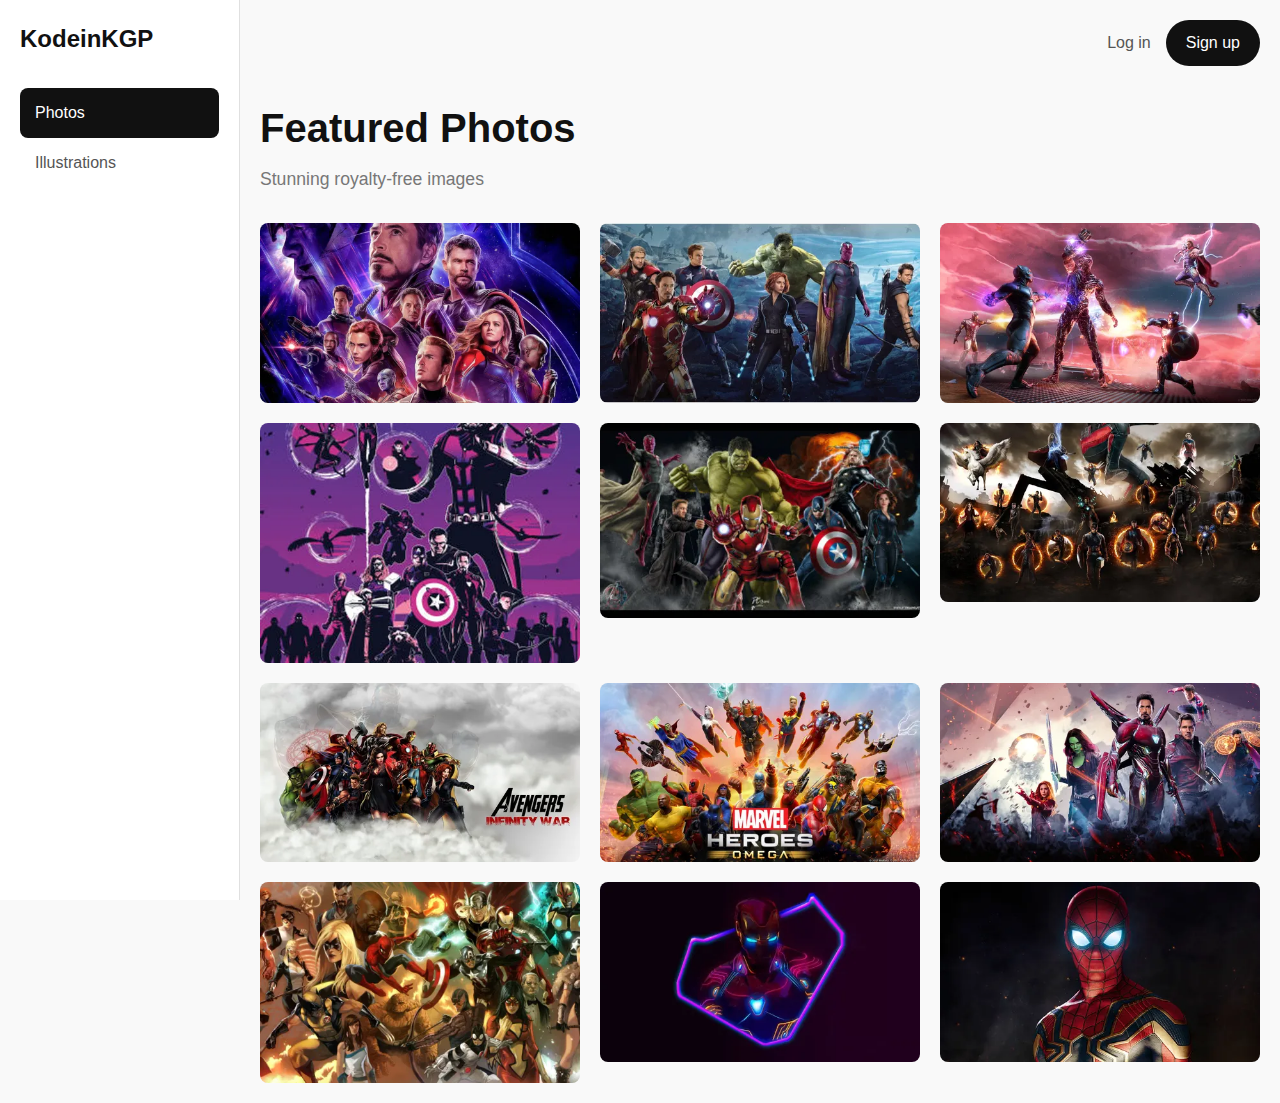
<file: index.html>
<!DOCTYPE html>
<html lang="en">
  <head>
    <meta charset="UTF-8" />
    <meta name="viewport" content="width=device-width, initial-scale=1.0" />
    <title>KodeinKGP - Photos</title>
    <link rel="stylesheet" href="style.css" />
  </head>
  <body>
    <div class="page-container">
      <!-- Sidebar Navigation (Desktop) -->
      <aside class="sidebar">
        <div class="sidebar-header">
          <h2>KodeinKGP</h2>
        </div>
        <nav class="sidebar-nav">
          <ul>
            <li class="active"><a href="index.html">Photos</a></li>
            <li><a href="work.html">Illustrations</a></li>
          </ul>
        </nav>
      </aside>

      <!-- Main Content -->
      <main class="main-content">
        <!-- Top Navigation Bar -->
        <header class="navbar">
          <a href="index.html" class="navbar-brand">KodeinKGP</a>
          <button class="hamburger-menu" id="hamburger-menu">
            <span></span>
            <span></span>
            <span></span>
          </button>
          <div class="navbar-collapse" id="navbar-collapse">
            <nav id="auth-nav" class="auth-nav">
              <!-- Login/Logout buttons will be populated by auth.js -->
            </nav>
          </div>
        </header>

        <div class="content-body">
          <div class="title">
            <h1>Featured Photos</h1>
            <p>Stunning royalty-free images</p>
          </div>
          <div class="gallery">
            <img src="pic/avengers1.png" alt="Photo 1" />
            <img src="pic/avengers2.png" alt="Photo 2" />
            <img src="pic/avengers3.png" alt="Photo 3" />
            <img src="pic/avengers13.png" alt="Photo 4" />
            <img src="pic/avengers5.png" alt="Photo 5" />
            <img src="pic/avengers6.png" alt="Photo 6" />
            <img src="pic/avengers7.png" alt="Photo 7" />
            <img src="pic/avengers8.png" alt="Photo 8" />
            <img src="pic/avengers9.png" alt="Photo 9" />
            <img src="pic/avengers10.png" alt="Photo 10" />
            <img src="pic/avengers11.png" alt="Photo 11" />
            <img src="pic/avengers12.png" alt="Photo 12" />
          </div>
        </div>

      </main>
    </div>

    <script src="auth.js" defer></script>
  </body>
</html>
</file>
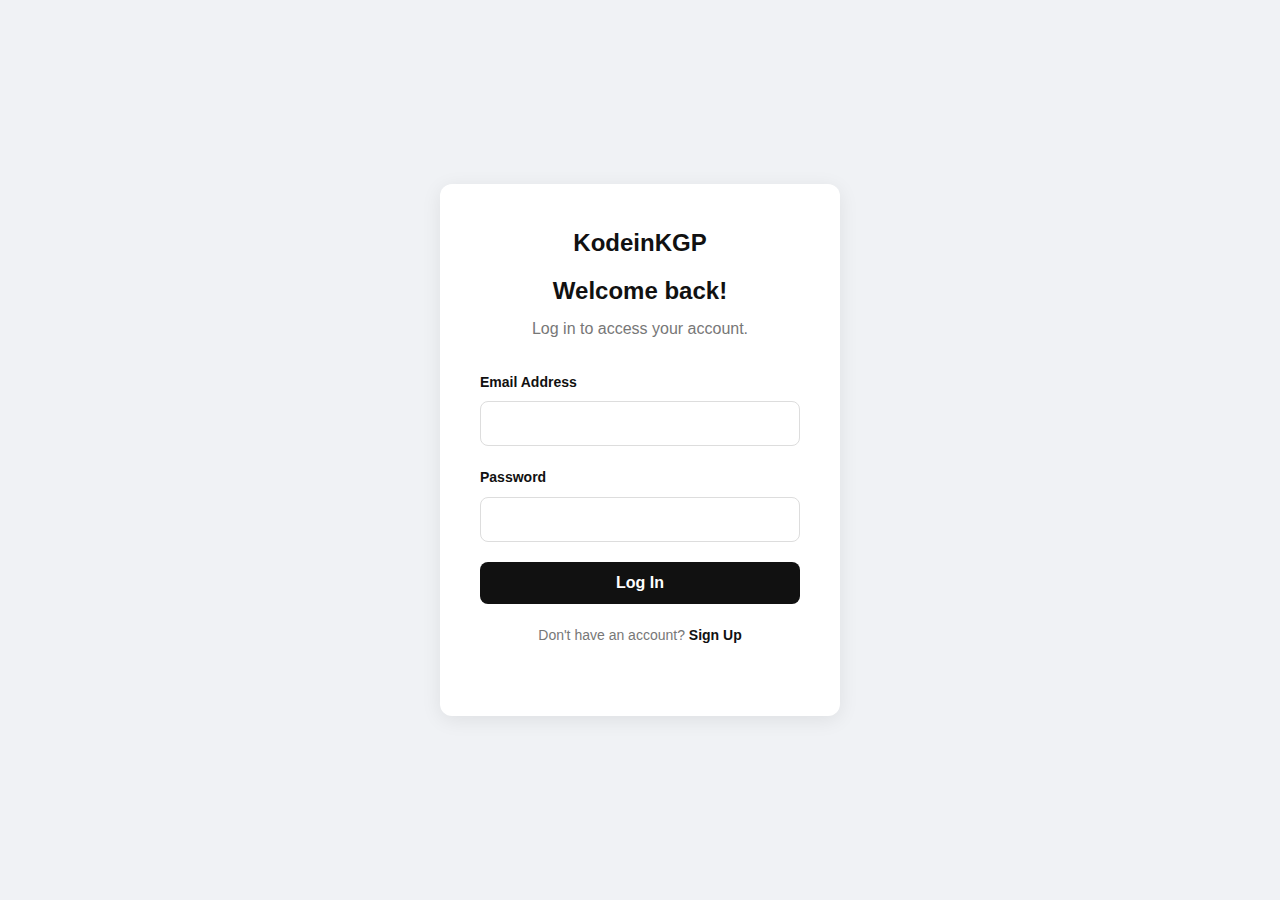
<file: login.html>
<!DOCTYPE html>
<html lang="en">
  <head>
    <meta charset="UTF-8" />
    <meta name="viewport" content="width=device-width, initial-scale=1.0" />
    <title>Login - KodeinKGP</title>
    <link rel="stylesheet" href="style.css" />
  </head>
  <body>
    <div class="auth-page">
      <div class="form-container">
        <a href="index.html" class="form-logo"><h2>KodeinKGP</h2></a>
        <h3>Welcome back!</h3>
        <p>Log in to access your account.</p>
        <form id="login-form">
          <div class="form-group">
            <label for="email">Email Address</label>
            <input type="email" id="email" name="email" required />
          </div>
          <div class="form-group">
            <label for="password">Password</label>
            <input type="password" id="password" name="password" required />
          </div>
          <button type="submit" class="form-button">Log In</button>
        </form>
        <div class="form-footer">
          <p>Don't have an account? <a href="signup.html">Sign Up</a></p>
        </div>
      </div>
    </div>

    <script src="auth.js" defer></script>
  </body>
</html>
</file>
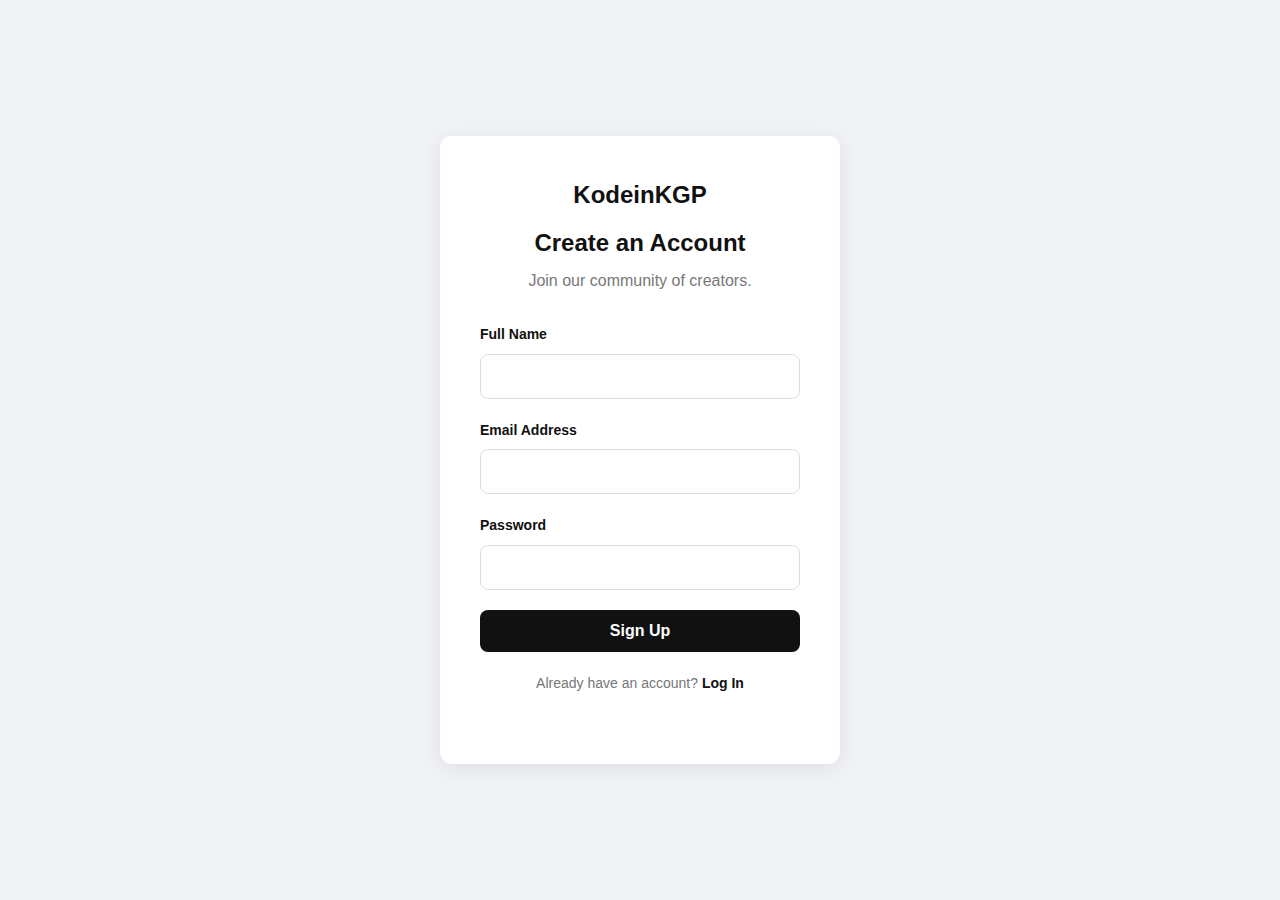
<file: signup.html>
<!DOCTYPE html>
<html lang="en">
  <head>
    <meta charset="UTF-8" />
    <meta name="viewport" content="width=device-width, initial-scale=1.0" />
    <title>Sign Up - KodeinKGP</title>
    <link rel="stylesheet" href="style.css" />
  </head>
  <body>
    <div class="auth-page">
      <div class="form-container">
        <a href="index.html" class="form-logo"><h2>KodeinKGP</h2></a>
        <h3>Create an Account</h3>
        <p>Join our community of creators.</p>
        <form id="signup-form">
          <div class="form-group">
            <label for="name">Full Name</label>
            <input type="text" id="name" name="name" required />
          </div>
          <div class="form-group">
            <label for="email">Email Address</label>
            <input type="email" id="email" name="email" required />
          </div>
          <div class="form-group">
            <label for="password">Password</label>
            <input type="password" id="password" name="password" required />
          </div>
          <button type="submit" class="form-button">Sign Up</button>
        </form>
        <div class="form-footer">
          <p>Already have an account? <a href="login.html">Log In</a></p>
        </div>
      </div>
    </div>

    <script src="auth.js" defer></script>
  </body>
</html>
</file>
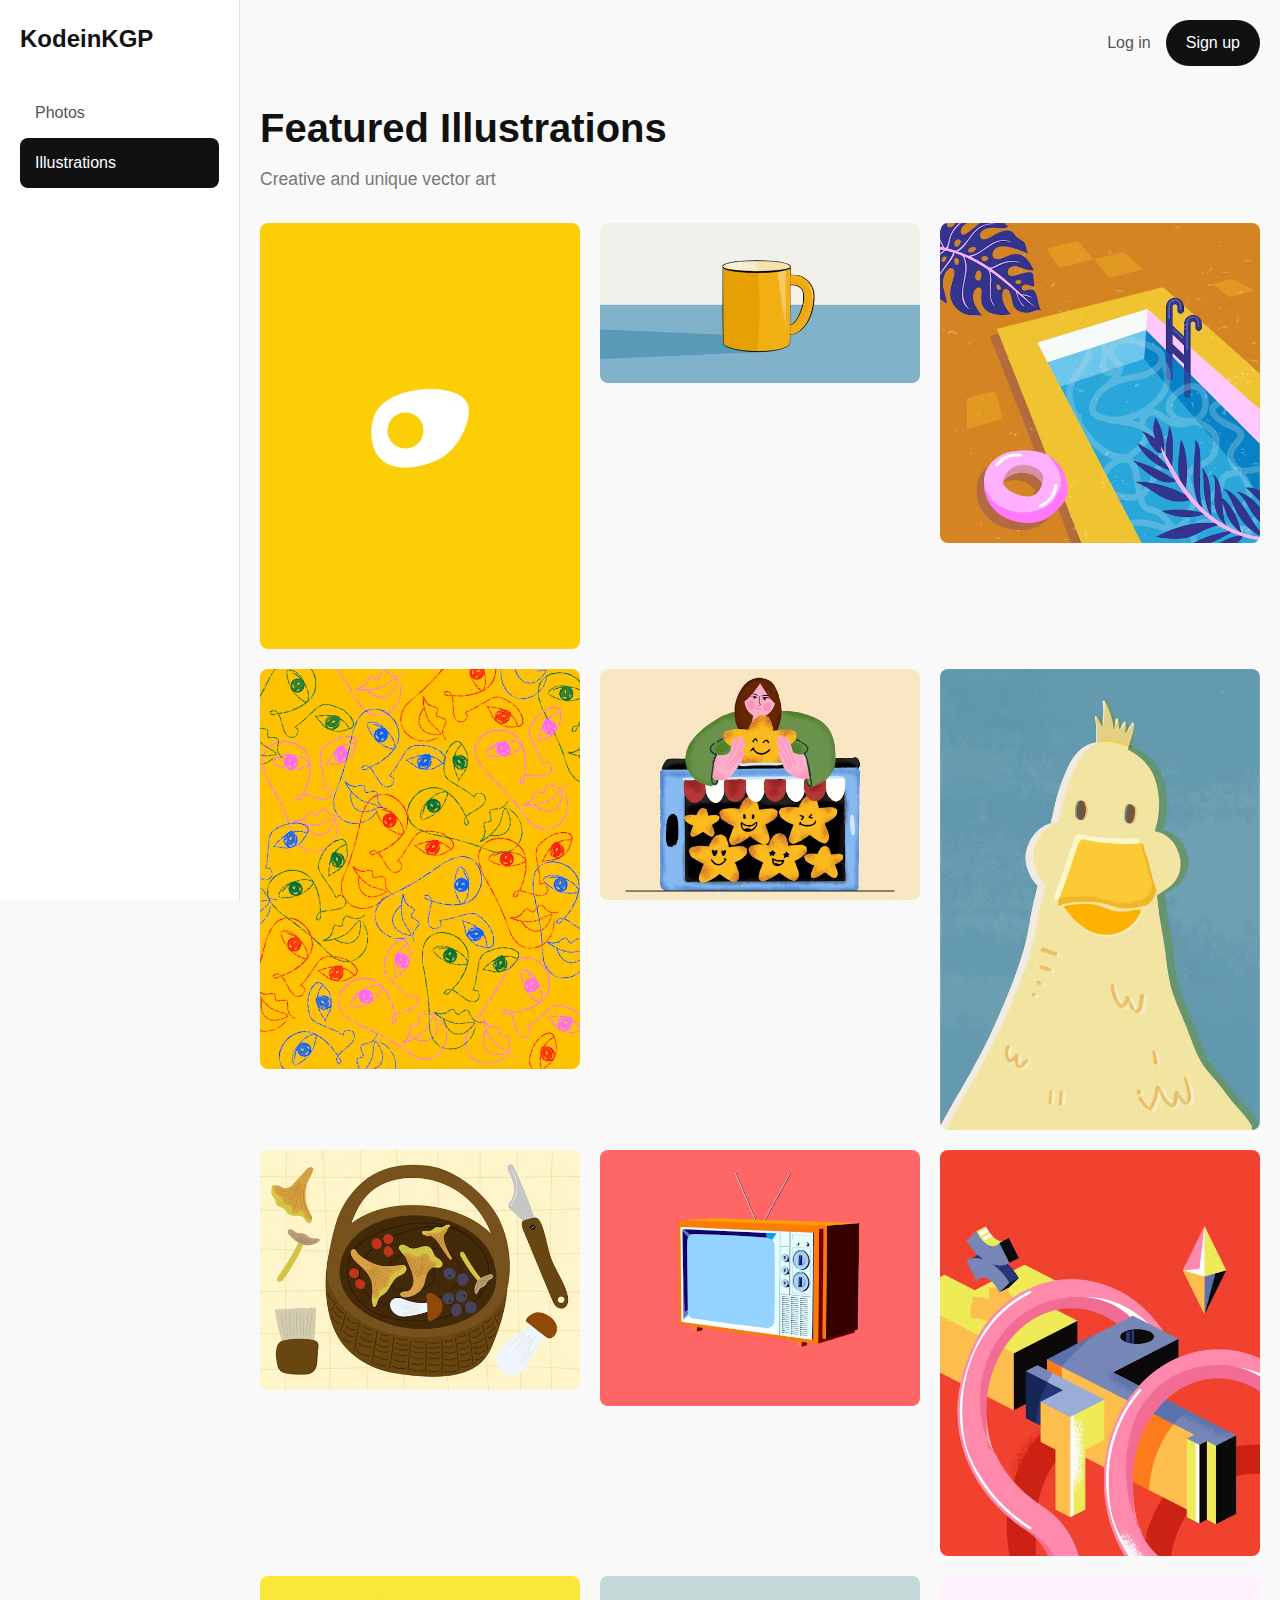
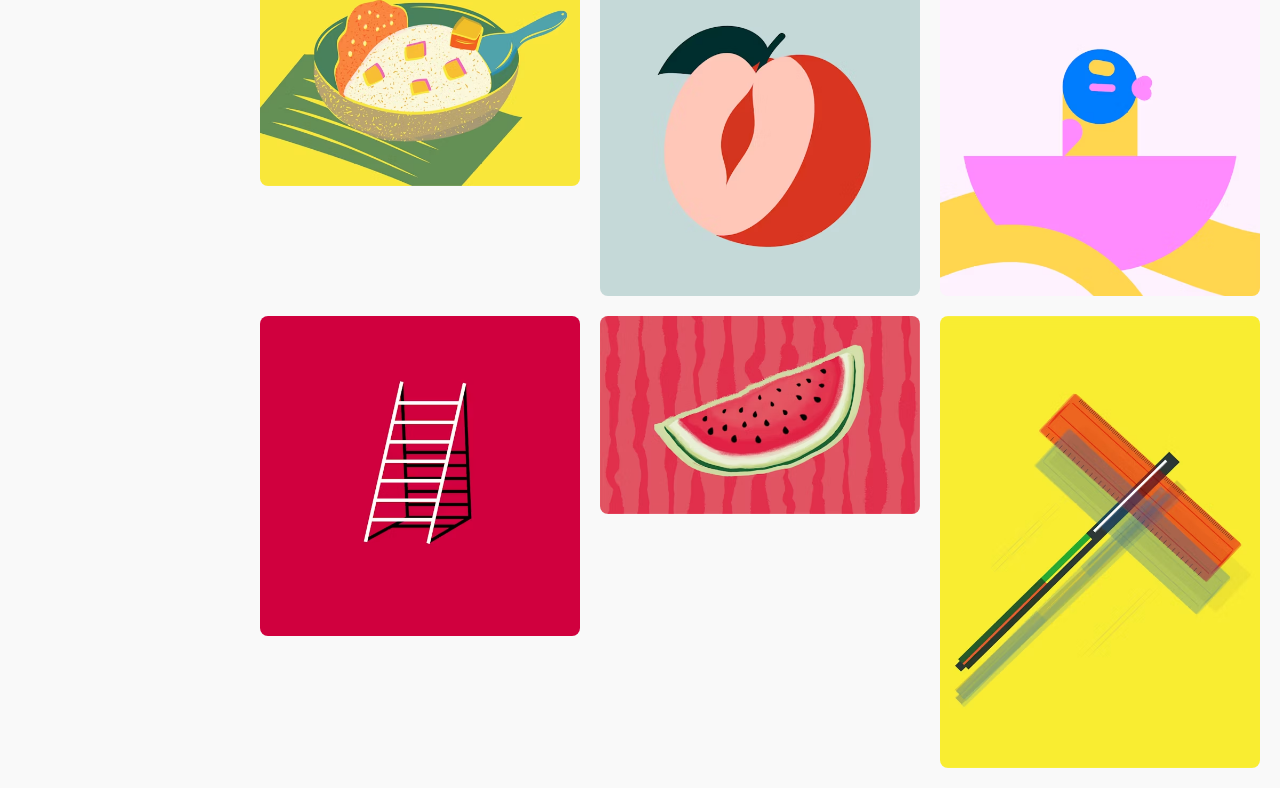
<file: work.html>
<!DOCTYPE html>
<html lang="en">
  <head>
    <meta charset="UTF-8" />
    <meta name="viewport" content="width=device-width, initial-scale=1.0" />
    <title>KodeinKGP - Illustrations</title>
    <link rel="stylesheet" href="style.css" />
  </head>
  <body>
    <div class="page-container">
      <!-- Sidebar Navigation (Desktop) -->
      <aside class="sidebar">
        <div class="sidebar-header">
          <h2>KodeinKGP</h2>
        </div>
        <nav class="sidebar-nav">
          <ul>
            <li><a href="index.html">Photos</a></li>
            <li class="active"><a href="work.html">Illustrations</a></li>
          </ul>
        </nav>
      </aside>

      <!-- Main Content -->
      <main class="main-content">
        <!-- Top Navigation Bar -->
        <header class="navbar">
          <a href="index.html" class="navbar-brand">KodeinKGP</a>
          <button class="hamburger-menu" id="hamburger-menu">
            <span></span>
            <span></span>
            <span></span>
          </button>
          <div class="navbar-collapse" id="navbar-collapse">
            <nav id="auth-nav" class="auth-nav">
              <!-- Login/Logout buttons will be populated by auth.js -->
            </nav>
          </div>
        </header>

        <div class="content-body">
          <div class="title">
            <h1>Featured Illustrations</h1>
            <p>Creative and unique vector art</p>
          </div>
          <div class="gallery">
            <img
              src="pic/vector-1755099011019-fb490021e518.avif"
              alt="Vector 1"
            />
            <img
              src="pic/vector-1759197791607-f281f74cd3d0.avif"
              alt="Vector 3"
            />
            <img
              src="pic/vector-1759217926862-781d1173bbeb.avif"
              alt="Vector 2"
            />
            <img src="pic/wallpaper1.png" alt="Illustration 1" />
            <img src="pic/wallpaper2.png" alt="Illustration 2" />
            <img src="pic/wallpaper3.png" alt="Illustration 3" />
            <img src="pic/wallpaper4.png" alt="Illustration 4" />
            <img src="pic/wallpaper5.png" alt="Illustration 5" />
            <img src="pic/wallpaper6.png" alt="Illustration 6" />
            <img src="pic/wallpaper7.png" alt="Illustration 7" />
            <img src="pic/wallpaper8.png" alt="Illustration 8" />
            <img src="pic/wallpaper9.png" alt="Illustration 9" />
            <img src="pic/wallpaper10.png" alt="Illustration 10" />
            <img src="pic/wallpaper11.png" alt="Illustration 11" />
            <img src="pic/wallpaper12.png" alt="Illustration 12" />
          </div>
        </div>
      </main>
    </div>

    <script src="auth.js" defer></script>
  </body>
</html>
</file>
<file: style.css>
/* General Resets and Base Styles */
* {
  margin: 0;
  padding: 0;
  box-sizing: border-box;
}

body {
  font-family: -apple-system, BlinkMacSystemFont, "Segoe UI", Roboto, Helvetica,
    Arial, sans-serif;
  background-color: #f9f9f9;
  color: #111;
  line-height: 1.6;
  position: relative;
}

/* Main Layout Container */
.page-container {
  display: flex;
}

/* Sidebar Styles */
.sidebar {
  width: 240px;
  background-color: #ffffff;
  border-right: 1px solid #e0e0e0;
  height: 100vh;
  position: fixed;
  top: 0;
  left: 0;
  padding: 20px;
  display: flex;
  flex-direction: column;
  z-index: 100;
}

.sidebar-header h2 {
  font-size: 24px;
  font-weight: 700;
  margin-bottom: 30px;
}

.sidebar-nav ul {
  list-style: none;
}

.sidebar-nav ul li a {
  display: block;
  color: #555;
  text-decoration: none;
  padding: 12px 15px;
  border-radius: 8px;
  font-weight: 500;
  transition: background-color 0.3s, color 0.3s;
}

.sidebar-nav ul li a:hover {
  background-color: #f0f0f0;
  color: #111;
}

.sidebar-nav ul li.active a {
  background-color: #111;
  color: #fff;
}

/* Main Content Styles */
.main-content {
  flex-grow: 1;
  margin-left: 240px; /* Same as sidebar width */
  padding: 20px;
}

/* Navbar Styles */
.navbar {
  display: flex;
  justify-content: flex-end;
  align-items: center;
  margin-bottom: 30px;
}

.navbar-brand {
  display: none;
}

.hamburger-menu {
  display: none;
}

.navbar-collapse {
  display: flex;
  align-items: center;
  width: 100%;
  /* This rule ensures the content inside is pushed to the right */
  justify-content: flex-end;
}

.auth-nav {
  display: flex;
  align-items: center;
}

.auth-nav .auth-link {
  color: #555;
  text-decoration: none;
  font-weight: 500;
  margin-right: 15px;
  transition: color 0.3s;
}
.auth-nav .auth-link:hover {
  color: #111;
}

.auth-nav .auth-button {
  background-color: #111;
  color: #fff;
  padding: 10px 20px;
  border-radius: 25px;
  text-decoration: none;
  font-weight: 500;
  transition: background-color 0.3s;
}

.auth-nav .auth-button:hover {
  background-color: #333;
}

.auth-nav .welcome-user {
  margin-right: 15px;
  font-weight: 500;
  color: #333;
}

.content-body .title {
  text-align: left;
  margin-bottom: 30px;
}

.content-body .title h1 {
  font-size: 2.5rem;
  font-weight: 700;
  margin-bottom: 5px;
}

.content-body .title p {
  color: #777;
  font-size: 1.1rem;
}

/* Gallery Styles */
.gallery {
  display: grid;
  grid-template-columns: repeat(auto-fill, minmax(300px, 1fr));
  gap: 20px;
}

.gallery img {
  width: 100%;
  height: auto;
  object-fit: cover;
  border-radius: 8px;
  transition: transform 0.3s ease;
}

.gallery img:hover {
  transform: scale(1.03);
}

/* Auth Page Styles (Login/Sign Up) - Unchanged */
.auth-page {
  display: flex;
  justify-content: center;
  align-items: center;
  min-height: 100vh;
  background-color: #f0f2f5;
}

.form-container {
  background-color: #fff;
  padding: 40px;
  border-radius: 12px;
  box-shadow: 0 4px 20px rgba(0, 0, 0, 0.08);
  width: 100%;
  max-width: 400px;
  text-align: center;
}

.form-logo {
  text-decoration: none;
  color: #111;
}

.form-container h3 {
  font-size: 24px;
  margin-top: 10px;
  margin-bottom: 5px;
}

.form-container p {
  color: #777;
  margin-bottom: 30px;
}

.form-container .message {
  margin-bottom: 15px;
  font-weight: 500;
  padding: 10px;
  border-radius: 8px;
  background-color: #f8d7da;
  color: #721c24;
}

.form-group {
  margin-bottom: 20px;
  text-align: left;
}

.form-group label {
  display: block;
  font-weight: 600;
  margin-bottom: 8px;
  font-size: 14px;
}

.form-group input {
  width: 100%;
  height: 45px;
  border: 1px solid #ddd;
  border-radius: 8px;
  padding: 0 15px;
  font-size: 16px;
}

.form-button {
  width: 100%;
  padding: 12px;
  background-color: #111;
  color: #fff;
  border: none;
  border-radius: 8px;
  font-size: 16px;
  font-weight: 600;
  cursor: pointer;
  transition: background-color 0.3s;
}

.form-button:hover {
  background-color: #333;
}

.form-footer {
  margin-top: 20px;
  font-size: 14px;
}

.form-footer a {
  color: #111;
  font-weight: 600;
  text-decoration: none;
}

.form-footer a:hover {
  text-decoration: underline;
}

/* Hamburger Menu Icon Styling */
.hamburger-menu {
  background: none;
  border: none;
  cursor: pointer;
  padding: 10px;
  z-index: 1001;
}

.hamburger-menu span {
  display: block;
  width: 25px;
  height: 3px;
  background-color: #333;
  margin: 5px 0;
  transition: all 0.3s ease-in-out;
}

/* --- Responsive Design --- */
@media (max-width: 768px) {
  /* Hide desktop sidebar */
  .sidebar {
    display: none;
  }

  /* Allow main content to take full width */
  .main-content {
    margin-left: 0;
  }

  .navbar {
    flex-wrap: wrap;
    justify-content: space-between;
    position: relative;
  }

  .navbar-brand {
    display: block;
    font-size: 22px;
    font-weight: 700;
    color: #111;
    text-decoration: none;
  }

  .hamburger-menu {
    display: block; /* Show the hamburger icon */
  }

  .navbar-collapse {
    display: none; /* Hide the menu by default */
    width: 100%;
    flex-direction: column;
    align-items: flex-start;
    margin-top: 15px;
    background-color: #fff;
    padding: 10px;
    border-radius: 8px;
    box-shadow: 0 4px 12px rgba(0, 0, 0, 0.08);
  }

  .navbar-collapse.active {
    display: flex; /* Show the menu when active */
  }

  .auth-nav {
    /* Corrected for mobile view */
    flex-direction: column;
    align-items: flex-start;
    width: 100%;
  }

  .auth-nav > * {
    margin: 8px 0;
    padding: 10px 0;
    width: 100%;
  }

  .auth-nav .auth-button {
    text-align: center;
    width: 100%;
  }
}
</file>
